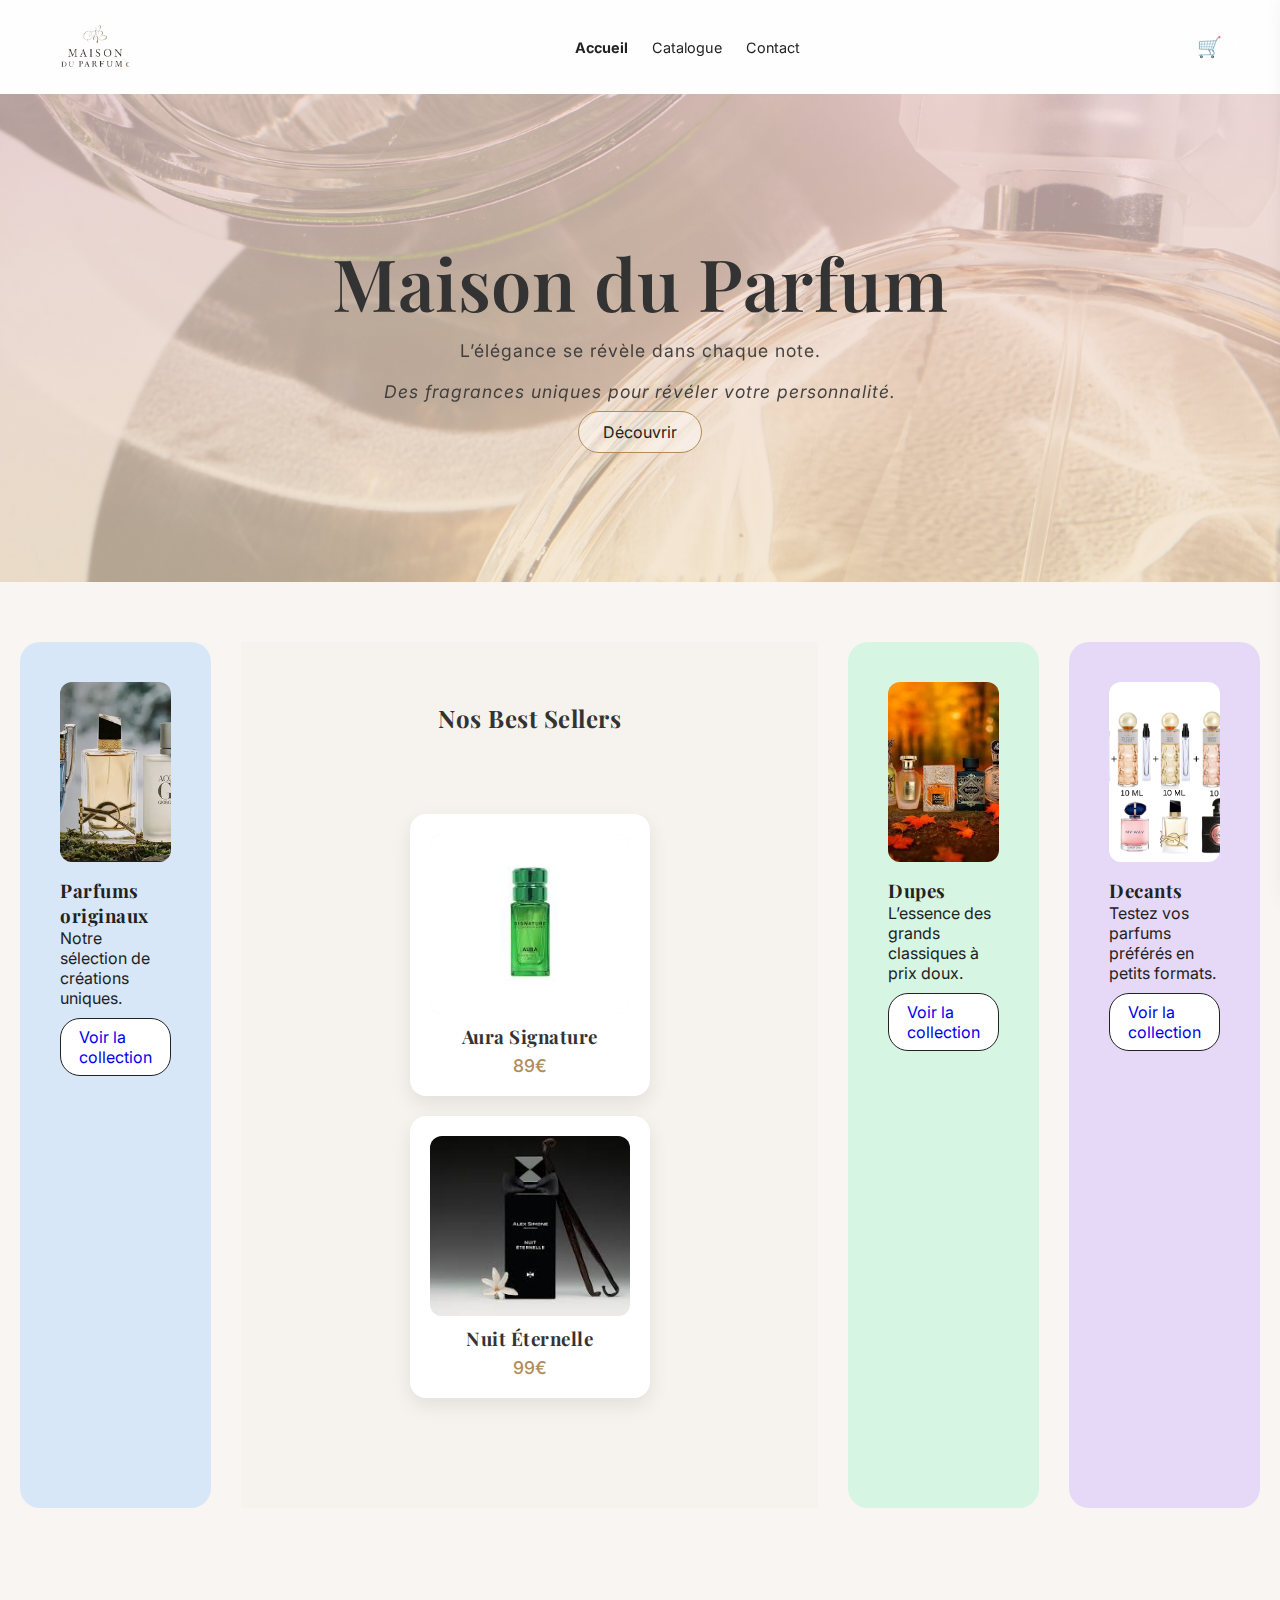
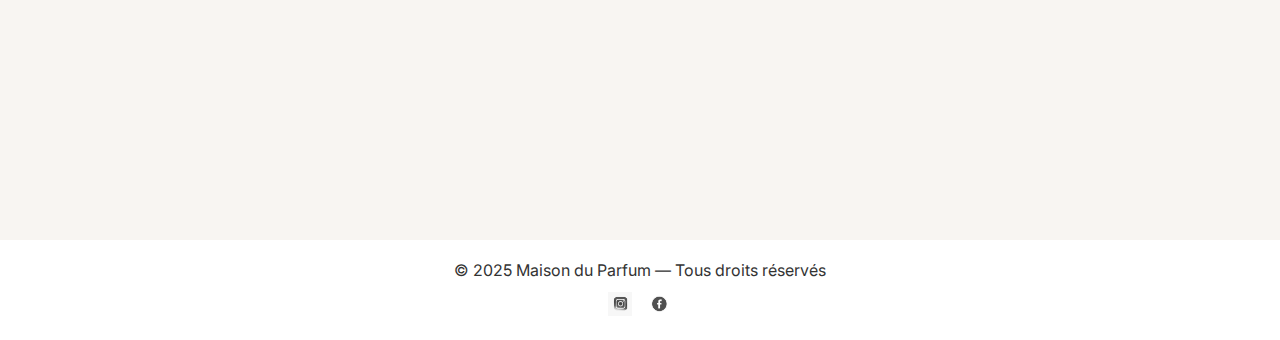
<file: Pages/index.html>
<!DOCTYPE html>
<html lang="fr">
<head>
    <meta charset="UTF-8">
    <meta name="viewport" content="width=device-width, initial-scale=1.0">
    <title>Maison du Parfum - Accueil</title>
    <link rel="stylesheet" href="style.css">
    <script defer src="script.js"></script>
    <link href="https://fonts.googleapis.com/css2?family=Playfair+Display:wght@400;600&family=Inter:wght@300;400;500&display=swap" rel="stylesheet">
</head>
<body>

<header class="main-header">
    <div class="logo">
        <img src="images/site/logo.png" alt="Maison du Parfum">
    </div>

    <nav>
        <a href="index.html" class="active">Accueil</a>
        <a href="catalogue.html">Catalogue</a>
        <a href="contact.html">Contact</a>
    </nav>

    <!-- panier icon -->
    <div class="cart" onclick="toggleCart()">
        🛒 <span id="cart-count">0</span>
    </div>
</header>


<section class="hero fadein">
    <h1>Maison du Parfum</h1>
    <p>L’élégance se révèle dans chaque note.</p>
    <p class="sub-hero">Des fragrances uniques pour révéler votre personnalité.</p>
    <a class="cta" href="catalogue.html">Découvrir</a>
</section>

<section id="categories" class="fadein">
    <article class="cat original">
        <img src="images/site/cat-originaux.jpg" alt="Parfums originaux" class="cat-img">
        <h3>Parfums originaux</h3>
        <p>Notre sélection de créations uniques.</p>
        <a href="catalogue.html#originaux" class="btn">Voir la collection</a>
    </article>
    <section id="best-sellers" class="fadein">
    <h2>Nos Best Sellers</h2>
    <div class="grid">
        <div class="product">
            <div class="img">
                <img src="images/produits/aura-signature.jpg" alt="Aura Signature">
            </div>
            <h3>Aura Signature</h3>
            <p class="price">89€</p>
        </div>
        <div class="product">
            <div class="img">
                <img src="images/produits/nuit-eternelle.jpg" alt="Nuit Éternelle">
            </div>
            <h3>Nuit Éternelle</h3>
            <p class="price">99€</p>
        </div>
    </div>
</section>


    <article class="cat dupes">
        <img src="images/site/cat-dupes.jpg" alt="Dupes" class="cat-img">
        <h3>Dupes</h3>
        <p>L’essence des grands classiques à prix doux.</p>
        <a href="catalogue.html#dupes" class="btn">Voir la collection</a>
    </article>

    <article class="cat decants">
        <img src="images/site/cat-decants.jpg" alt="Decants" class="cat-img">
        <h3>Decants</h3>
        <p>Testez vos parfums préférés en petits formats.</p>
        <a href="catalogue.html#decants" class="btn">Voir la collection</a>
    </article>
</section>

<section id="about" class="fadein">
    <div class="text">
    <h2>À propos</h2>
<p>
    Maison du Parfum sélectionne pour vous des fragrances uniques, 
    raffinées et intemporelles. Découvrez l’art du parfum à travers nos collections exclusives.
</p>
<p>
    Chaque note est choisie avec soin pour créer des expériences olfactives inoubliables.
</p>

    </div>
    <div class="img"></div>
</section>

<footer>
    <p>© 2025 Maison du Parfum — Tous droits réservés</p>
    <div class="social">
    <a href="#"><img src="images/site/insta.png" alt="Instagram"></a>
    <a href="#"><img src="images/site/facebook.png" alt="Facebook"></a>
</div>

</footer>
<div id="cart-modal" class="cart-modal">
    <h3>Mon panier</h3>

    <ul id="cart-items"></ul>

    <p>
        <strong>Total :</strong>
        <span id="cart-total">0</span> €
    </p>

    <button onclick="clearCart()">Vider le panier</button>
    <button onclick="toggleCart()">Fermer</button>
</div>

</body>
</html>
</file>
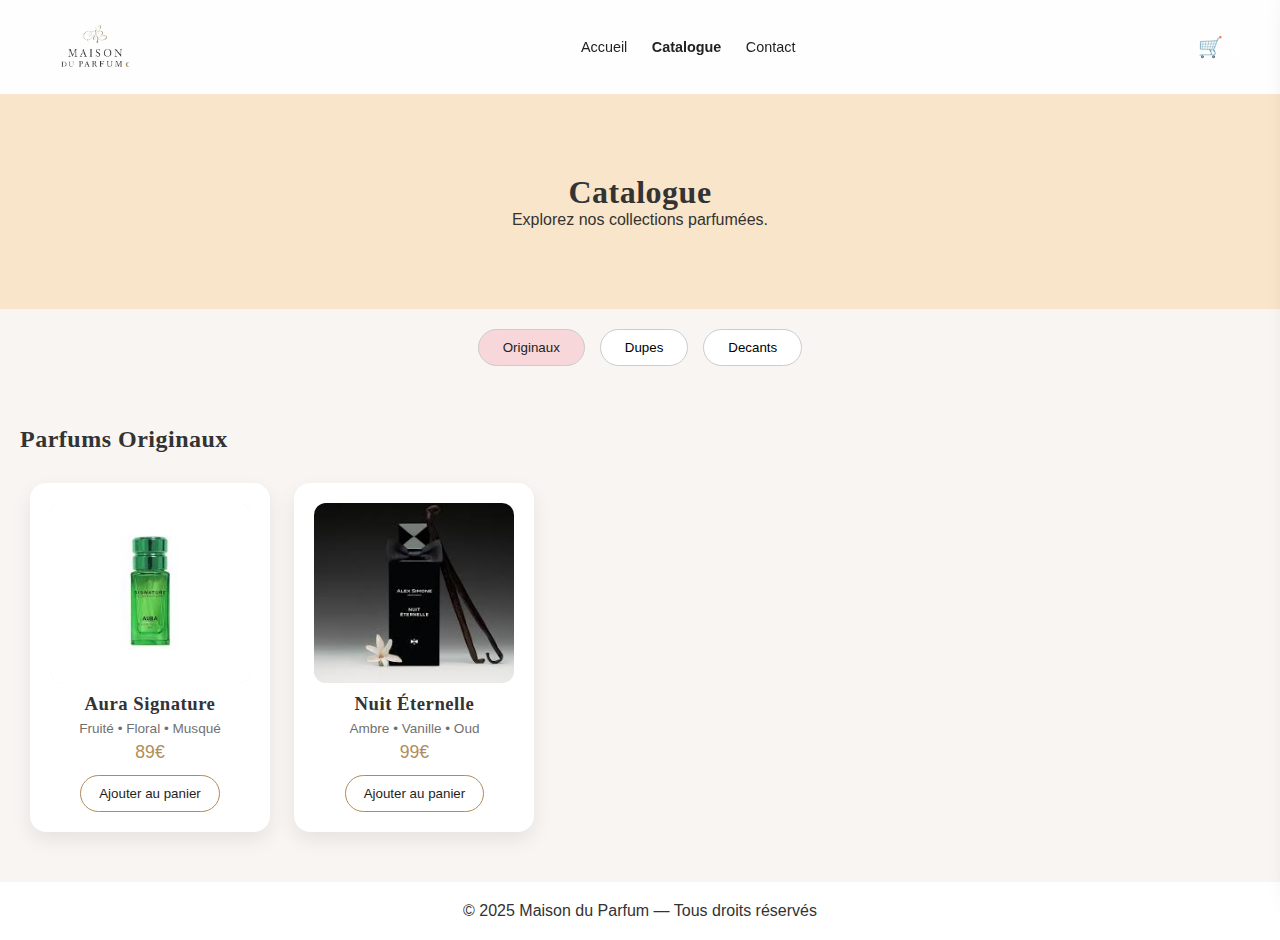
<file: catalogue.html>
<!DOCTYPE html>
<html lang="fr">
<head>
    <meta charset="UTF-8">
    <meta name="viewport" content="width=device-width, initial-scale=1.0">
    <title>Maison du Parfum - Catalogue</title>
    <link rel="stylesheet" href="style.css">
    <script defer src="script.js"></script>
</head>
<body>

<header class="main-header">
    <div class="logo">
        <img src="images/site/logo.png" alt="Maison du Parfum">
    </div>

    <nav>
        <a href="index.html">Accueil</a>
        <a href="catalogue.html" class="active">Catalogue</a>
        <a href="contact.html">Contact</a>
    </nav>

    <div class="cart" onclick="toggleCart()">
        🛒 <span id="cart-count">0</span>
    </div>
</header>

<section id="page-title" class="fadein">
    <h1>Catalogue</h1>
    <p>Explorez nos collections parfumées.</p>
</section>

<nav class="sub-nav fadein">
    <button data-target="originaux" class="active">Originaux</button>
    <button data-target="dupes">Dupes</button>
    <button data-target="decants">Decants</button>
</nav>

<!-- ORIGINAUX -->
<section id="originaux" class="grid fadein">
    <h2>Parfums Originaux</h2>

    <div class="product">
        <div class="img">
            <img src="images/produits/aura-signature.jpg" alt="Aura Signature">
        </div>
        <h3>Aura Signature</h3>
        <span class="notes">Fruité • Floral • Musqué</span>
        <p class="price">89€</p>
        <button onclick="addToCart('Aura Signature', 89)">Ajouter au panier</button>
    </div>

    <div class="product">
        <div class="img">
            <img src="images/produits/nuit-eternelle.jpg" alt="Nuit Éternelle">
        </div>
        <h3>Nuit Éternelle</h3>
        <span class="notes">Ambre • Vanille • Oud</span>
        <p class="price">99€</p>
        <button onclick="addToCart('Nuit Éternelle', 99)">Ajouter au panier</button>
    </div>
</section>

<!-- DUPES -->
<section id="dupes" class="grid fadein hidden">
    <h2>Dupes</h2>

    <div class="product">
        <div class="img">
            <img src="images/produits/velours-54.jpg" alt="Velours 54">
        </div>
        <h3>Velours 54</h3>
        <span class="notes">Inspiré de La Vie Est Belle</span>
        <p class="price">29€</p>
        <button onclick="addToCart('Velours 54', 29)">Ajouter au panier</button>
    </div>

    <div class="product">
        <div class="img">
            <img src="images/produits/eclat-blanc.jpg" alt="Éclat Blanc">
        </div>
        <h3>Eclat Blanc</h3>
        <span class="notes">Inspiré de J’adore</span>
        <p class="price">34€</p>
        <button onclick="addToCart('Eclat Blanc', 34)">Ajouter au panier</button>
    </div>
</section>

<!-- DECANTS -->
<section id="decants" class="grid fadein hidden">
    <h2>Decants</h2>

    <div class="product">
        <div class="img">
            <img src="images/produits/explorer-5ml.jpg" alt="Explorer 5ml">
        </div>
        <h3>Explorer - 5ml</h3>
        <span class="notes">Boisé • Épicé</span>
        <p class="price">9€</p>
        <button onclick="addToCart('Explorer - 5ml', 9)">Ajouter au panier</button>
    </div>

    <div class="product">
        <div class="img">
            <img src="images/produits/velvet-rose-10ml.jpg" alt="Velvet Rose 10ml">
        </div>
        <h3>Velvet Rose - 10ml</h3>
        <span class="notes">Floral • Sucré</span>
        <p class="price">12€</p>
        <button onclick="addToCart('Velvet Rose - 10ml', 12)">Ajouter au panier</button>
    </div>
</section>

<footer>
    <p>© 2025 Maison du Parfum — Tous droits réservés</p>
</footer>

<!-- PANIER -->
<div id="cart-modal" class="cart-modal">
    <h3>Mon panier</h3>
    <ul id="cart-items"></ul>
    <p><strong>Total :</strong> <span id="cart-total">0</span> €</p>
    <button onclick="checkout()">Commander</button>
    <button onclick="toggleCart()">Fermer</button>
</div>

<div id="cart-overlay" class="cart-overlay" onclick="closeCart()"></div>

</body>
</html>
</file>
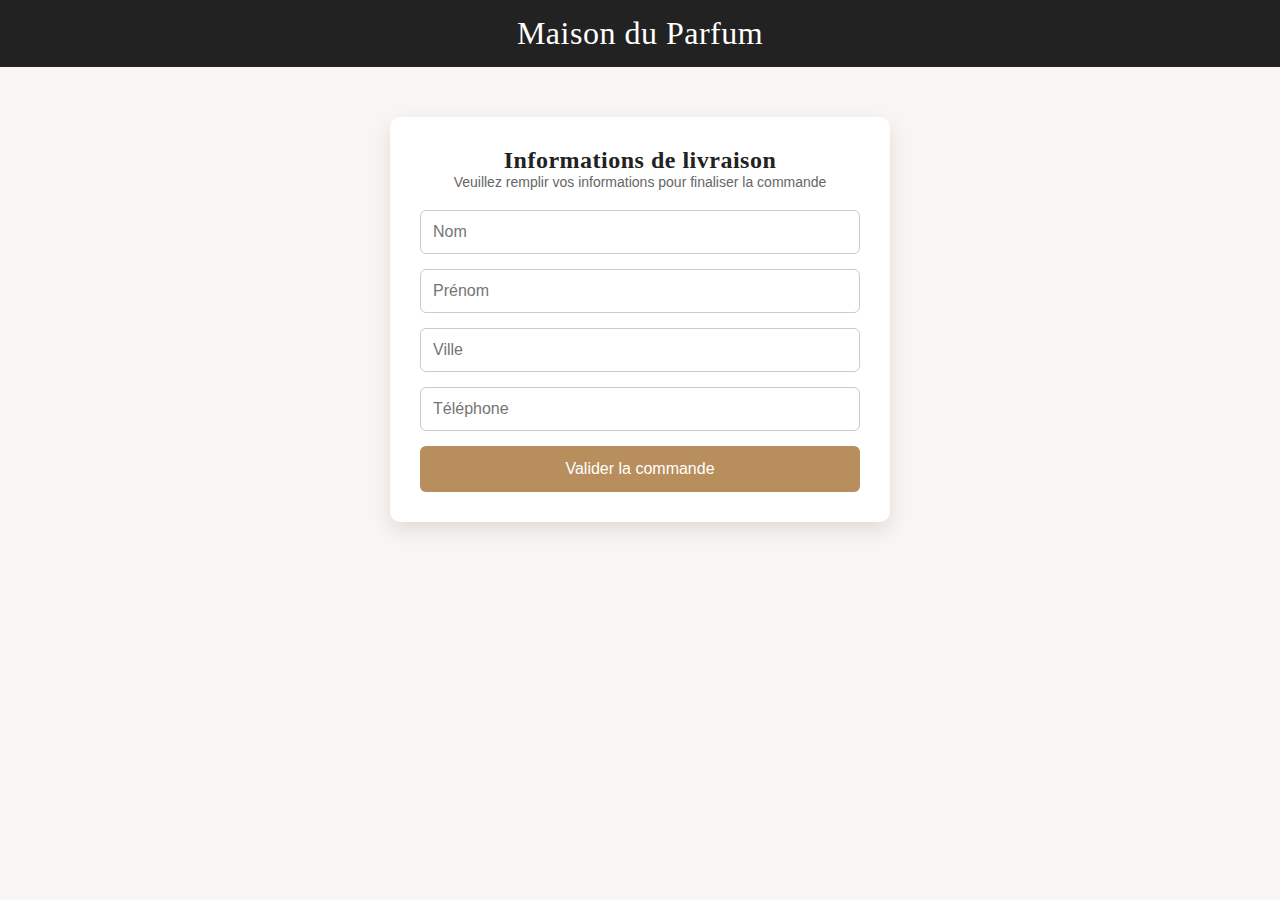
<file: checkout.html>
<!DOCTYPE html>
<html lang="fr">
<head>
    <meta charset="UTF-8">
    <meta name="viewport" content="width=device-width, initial-scale=1.0">
    <title>Finaliser la commande - Maison du Parfum</title>
    <link rel="stylesheet" href="style.css">
</head>
<body>

<header>
    <h1>Maison du Parfum</h1>
</header>

<main class="checkout-main">
    <h2>Informations de livraison</h2>
    <p class="note">Veuillez remplir vos informations pour finaliser la commande</p>

    <form id="checkout-form">
        <input type="text" id="nom" placeholder="Nom" required>
        <input type="text" id="prenom" placeholder="Prénom" required>
        <input type="text" id="ville" placeholder="Ville" required>
        <input type="tel" id="tel" placeholder="Téléphone" required>
        <button type="submit">Valider la commande</button>
    </form>
</main>

<script>
document.getElementById("checkout-form").addEventListener("submit", function(e) {
    e.preventDefault(); // Empêche le rechargement de page

    // Récupération des infos du formulaire
    const client = {
        nom: document.getElementById("nom").value,
        prenom: document.getElementById("prenom").value,
        ville: document.getElementById("ville").value,
        tel: document.getElementById("tel").value
    };

    // Stockage dans localStorage
    localStorage.setItem("client", JSON.stringify(client));
    localStorage.setItem("orderConfirmed", "true");

    // Redirection vers la page merci
    window.location.href = "thankyou.html";
});
</script>

</body>
</html>
</file>
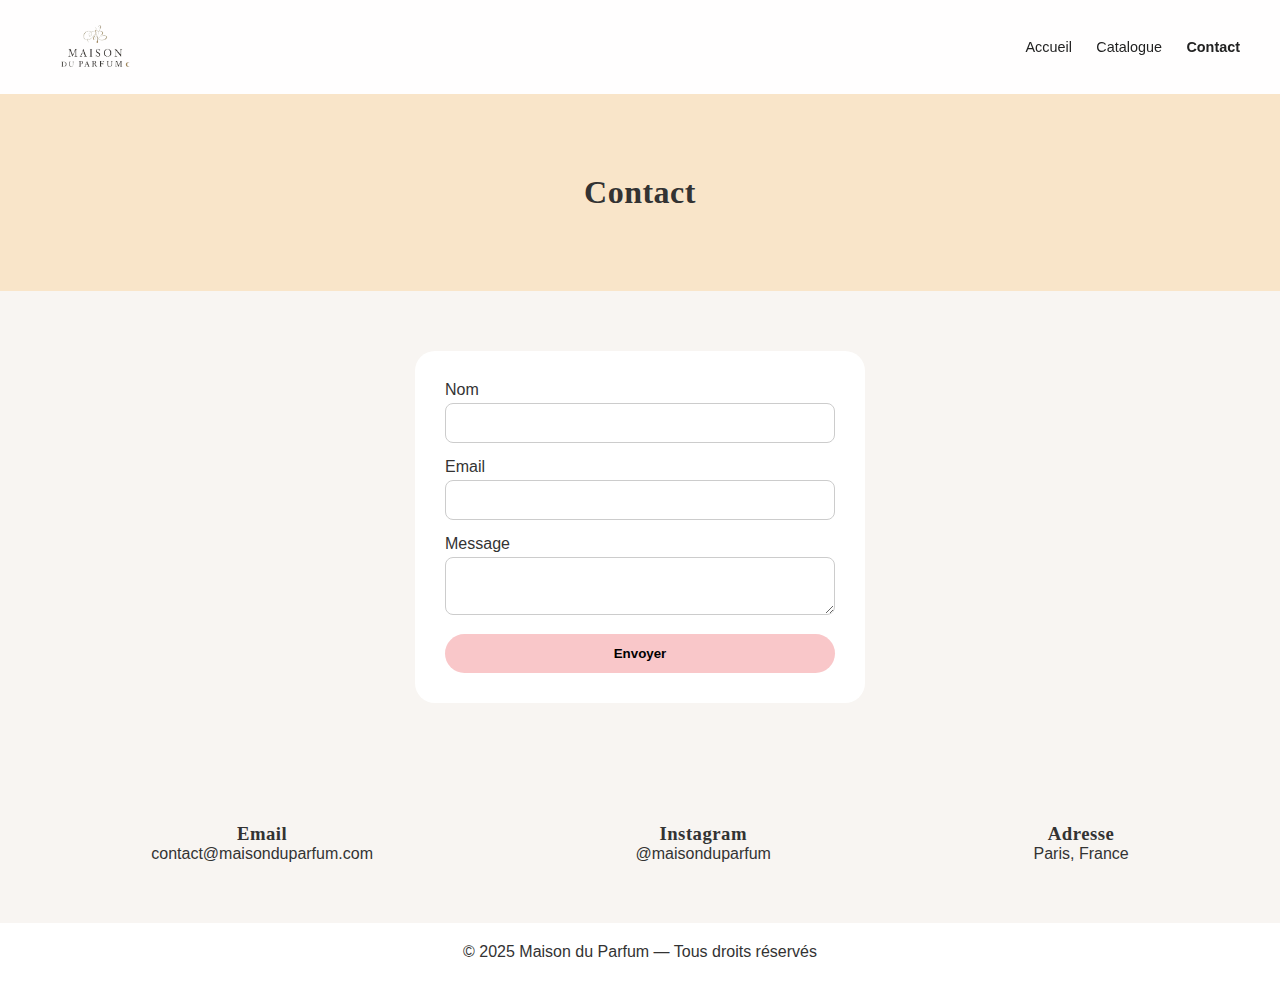
<file: contact.html>
<!DOCTYPE html>
<html lang="fr">
<head>
    <meta charset="UTF-8">
    <meta name="viewport" content="width=device-width, initial-scale=1.0">
    <title>Maison du Parfum - Contact</title>
    <link rel="stylesheet" href="style.css">
    <script defer src="script.js"></script>
</head>
<body>

<header class="main-header">
    <div class="logo">
    <img src="images/site/logo.png" alt="Maison du Parfum">
</div>
    <nav>
        <a href="index.html">Accueil</a>
        <a href="catalogue.html">Catalogue</a>
        <a href="contact.html" class="active">Contact</a>
    </nav>
</header>

<section id="page-title" class="fadein">
    <h1>Contact</h1>
</section>

<section class="contact-form-container fadein">
    <form class="contact-form">
        <label>Nom
            <input required type="text">
        </label>

        <label>Email
            <input required type="email">
        </label>

        <label>Message
            <textarea required></textarea>
        </label>

        <button type="submit">Envoyer</button>
    </form>
</section>

<section class="contact-info fadein">
    <div class="info">
        <h3>Email</h3>
        <p>contact@maisonduparfum.com</p>
    </div>

    <div class="info">
        <h3>Instagram</h3>
        <p>@maisonduparfum</p>
    </div>

    <div class="info">
        <h3>Adresse</h3>
        <p>Paris, France</p>
    </div>
</section>

<footer>
    <p>© 2025 Maison du Parfum — Tous droits réservés</p>
</footer>

</body>
</html>
</file>
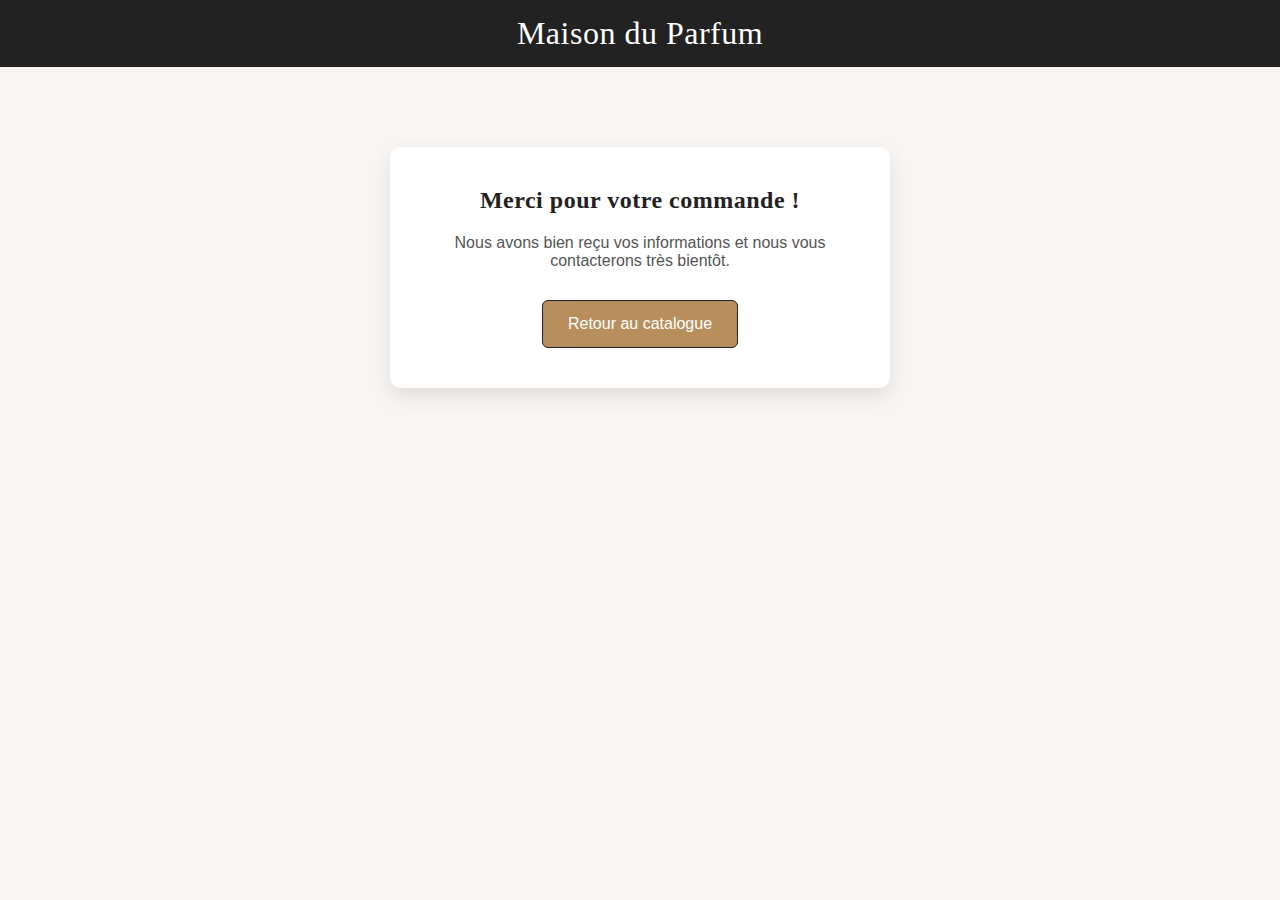
<file: thankyou.html>
<!DOCTYPE html>
<html lang="fr">
<head>
    <meta charset="UTF-8">
    <meta name="viewport" content="width=device-width, initial-scale=1.0">
    <title>Merci pour votre commande - Maison du Parfum</title>
    <link rel="stylesheet" href="style.css">
</head>
<body>

<header>
    <h1>Maison du Parfum</h1>
</header>

<main class="thankyou-main">
    <h2>Merci pour votre commande !</h2>
    <p>Nous avons bien reçu vos informations et nous vous contacterons très bientôt.</p>
    <a href="catalogue.html" class="btn">Retour au catalogue</a>
</main>

</body>
</html>
</file>
<file: Pages/style.css>
:root {
    --gold: #B08C5A;
    --light: #FAFAFA;
    --dark: #1E1E1E;
    --soft: #F6F2ED;
}
/* ——— RESET ——— */
* {
    margin: 0;
    padding: 0;
    box-sizing: border-box;
    font-family: 'Inter', sans-serif;
}

h1, h2, h3 {
    font-family: 'Playfair Display', serif;
    letter-spacing: 0.5px;
}


/* ——— GLOBAL ——— */
.fadein {
    opacity: 0;
    transform: translateY(30px);
    transition: 1s ease;
}

.fadein.visible {
    opacity: 1;
    transform: translateY(0);
}

.hidden { display: none; }


/* ——— HEADER ——— */
.main-header {
    display: flex;
    justify-content: space-between;
    padding: 20px 40px;
    background: rgba(255,255,255,0.9);
    position: sticky;
    top: 0; z-index: 100;
    backdrop-filter: blur(6px);
}

nav a {
    margin-left: 20px;
    text-decoration: none;
    color: #222;
    position: relative;
}

nav a.active::after,
nav a:hover::after {
    background: var(--gold);
}


/* ——— HERO ——— */
.hero {
    text-align: center;
    padding: 140px 20px;
    background:
      linear-gradient(rgba(248,215,218,0.7), rgba(249,229,201,0.7)),
      url("images/site/hero.jpg") center/cover;
}
.hero h1 { font-size: 4rem; }
.hero p { margin: 10px 0 20px; }

.cta {
    padding: 10px 24px;
    border-radius: 30px;
    border: 1px solid var(--gold);
    text-decoration: none;
    color: #222;
    background: rgba(255,255,255,.4);
    transition: .3s;
}
.cta:hover {
    transform: scale(1.05);
    background: rgba(255,255,255,.8);
}

/* ——— CATEGORIES ——— */
#categories {
    display: flex;
    padding: 60px 20px;
    gap: 30px;
}

.cat {
    flex: 1;
    padding: 40px;
    border-radius: 20px;
    color: #222;
    background: #fff;
    transition: .3s;
}
.cat:hover {
    transform: translateY(-6px);
    box-shadow: 0 10px 25px rgba(0,0,0,0.1);
}

.original { background: #D8E7F8; }
.dupes     { background: #D6F5E3; }
.decants   { background: #E6D9F8; }

.btn {
    display: inline-block;
    margin-top: 10px;
    padding: 8px 18px;
    background: #fff;
    border-radius: 20px;
    border: 1px solid #222;
    text-decoration: none;
    transition: .3s;
}
.btn:hover {
    background: #222;
    color: #fff;
}

/* ——— ABOUT ——— */
#about {
    display: flex;
    padding: 80px 40px;
}
#about .text { flex: 1; padding-right: 20px; }
#about .img {
    flex: 1;
    background: linear-gradient(rgba(0,0,0,0.1), rgba(0,0,0,0.1)),
                url("images/site/about.jpg") center/cover;
    border-radius: 20px;
}


/* ——— PAGE TITLES ——— */
#page-title {
    padding: 80px 20px;
    text-align: center;
    background: #F9E5C9;
}

/* ——— SUB NAV ——— */
.sub-nav {
    display: flex;
    justify-content: center;
    gap: 15px;
    padding: 20px;
}

.sub-nav button {
    padding: 10px 24px;
    border-radius: 30px;
    border: none;
    cursor: pointer;
    background: white;
    border: 1px solid #ccc;
    transition: .3s;
}

.sub-nav button.active {
    background: #F8D7DA;
    color: #222;
}

/* ——— GRID ——— */
.grid {
    padding: 40px 20px;
}
.grid h2 {
    margin-bottom: 20px;
}

.grid .product {
    display: inline-block;
    width: 240px;
    padding: 20px;
    margin: 14px;
    background: white;
    border-radius: 18px;
    text-align: center;
    transition: transform .4s ease, box-shadow .4s ease;
    box-shadow: 0 8px 20px rgba(0,0,0,0.08);
}

.grid .product:hover {
    transform: translateY(-8px);
    box-shadow: 0 18px 40px rgba(0,0,0,0.15);
}


.grid .product .img {
    height: 180px;
    background: #eee;
    border-radius: 12px;
    margin-bottom: 10px;
}

/* ——— CONTACT ——— */
.contact-form-container {
    display: flex;
    justify-content: center;
    padding: 60px 20px;
}

.contact-form {
    width: 100%;
    max-width: 450px;
    background: white;
    padding: 30px;
    border-radius: 20px;
}

.contact-form label {
    display: block;
    margin-bottom: 15px;
}
.contact-form input,
.contact-form textarea {
    width: 100%;
    padding: 10px;
    border-radius: 8px;
    border: 1px solid #ccc;
    margin-top: 4px;
    font-size: 1rem;
    transition: .3s;
}

.contact-form input:focus,
.contact-form textarea:focus {
    border-color: #F8D7DA;
    box-shadow: 0 0 6px #F8D7DA;
}

.contact-form button {
    width: 100%;
    padding: 12px;
    border-radius: 30px;
    border: none;
    background: #F9C7C9;
    cursor: pointer;
    font-weight: bold;
    transition: .3s;
}
.contact-form button:hover {
    background: #F19BA0;
}

/* ——— CONTACT INFO ——— */
.contact-info {
    display: flex;
    justify-content: space-around;
    padding: 60px 20px;
}
.contact-info .info {
    text-align: center;
}

/* ——— FOOTER ——— */
footer {
    text-align: center;
    padding: 20px;
    background: #fff;
}

.hero h1 {
    font-size: 4.5rem;
    font-weight: 600;
}

.hero p {
    font-size: 1.1rem;
    opacity: 0.9;
    letter-spacing: 1px;
}

.price {
    font-size: 1.1rem;
    font-weight: 500;
    color: var(--gold);
    margin-top: 6px;
}

.notes {
    font-size: 0.85rem;
    opacity: 0.7;
    display: block;
    margin: 6px 0;
}

.sub-hero {
    font-size: 1rem;
    opacity: 0.85;
    margin-top: 12px;
    font-style: italic;
}
.cat-img {
    width: 100%;
    height: 180px;
    object-fit: cover;
    border-radius: 12px;
    margin-bottom: 12px;
}

#best-sellers {
    padding: 60px 20px;
    background: var(--soft);
    text-align: center;
}
#best-sellers h2 {
    margin-bottom: 30px;
}
footer .social {
    margin-top: 12px;
}
footer .social a img {
    width: 24px;
    margin: 0 6px;
    filter: grayscale(100%);
    transition: filter 0.3s;
}
footer .social a img:hover {
    filter: none;
}

.logo img {
    height: 50px;   /* ajuste la taille */
    width: auto;
}

.cart {
    cursor: pointer;
    font-size: 20px;
    position: relative;
}

.cart-modal {
    position: fixed;
    top: 0;
    right: -400px;
    width: 350px;
    height: 100%;
    background: #fff;
    box-shadow: -4px 0 20px rgba(0,0,0,0.15);
    padding: 20px;
    transition: right 0.35s ease;
    z-index: 1000;
}

.cart-modal ul {
    list-style: none;
    padding: 0;
}

.cart-modal li {
    display: flex;
    align-items: center;
    justify-content: space-between;
    margin-bottom: 8px;
}

.cart-item img {
    width: 40px;
    height: auto;
    margin-right: 8px;
}

/* ===============================
   PANIER SLIDE – VERSION PRO
================================ */

.cart-modal {
    position: fixed;
    top: 0;
    right: -380px;
    width: 360px;
    height: 100%;
    background: var(--light);
    box-shadow: -6px 0 25px rgba(0,0,0,0.18);
    padding: 24px;
    transition: right 0.4s ease;
    z-index: 1000;
    display: flex;
    flex-direction: column;
}

.cart-modal.show {
    right: 0;
}

.cart-modal h3 {
    font-family: 'Playfair Display', serif;
    margin-bottom: 20px;
}

/* LISTE PRODUITS */
#cart-items {
    flex: 1;
    overflow-y: auto;
}

#cart-items li {
    display: flex;
    justify-content: space-between;
    align-items: center;
    padding: 10px 0;
    border-bottom: 1px solid #eee;
    font-size: 0.9rem;
}

/* TOTAL */
#cart-total {
    color: var(--gold);
    font-weight: bold;
}

/* BOUTON SUPPRIMER */
.remove-btn {
    background: none;
    border: none;
    color: #999;
    font-size: 16px;
    cursor: pointer;
    transition: 0.2s;
}

.remove-btn:hover {
    color: crimson;
    transform: scale(1.2);
}

/* ===============================
   BOUTONS PRODUITS
================================ */

.product button {
    margin-top: 12px;
    padding: 10px 18px;
    border-radius: 30px;
    border: 1px solid var(--gold);
    background: transparent;
    color: var(--dark);
    font-weight: 500;
    cursor: pointer;
    transition: all 0.3s ease;
}

.product button:hover {
    background: var(--gold);
    color: white;
    transform: translateY(-2px);
}

/* ===============================
   BOUTONS PANIER
================================ */

.cart-modal button {
    width: 100%;
    margin-top: 10px;
    padding: 12px;
    border-radius: 30px;
    border: none;
    font-weight: 500;
    cursor: pointer;
    transition: 0.3s;
}

.cart-modal button:first-of-type {
    background: #25D366;
    color: white;
}

.cart-modal button:first-of-type:hover {
    background: #1ebe5d;
}

.cart-modal button:last-of-type {
    background: #eee;
}

.cart-modal button:last-of-type:hover {
    background: #ddd;
}

/* --- HEADER --- */
.main-header {
    display: flex;
    justify-content: space-between;
    align-items: center; 
    padding: 20px 40px;
    background: rgba(255,255,255,0.9);
    position: sticky;
    top: 0; z-index: 100;
    backdrop-filter: blur(6px);
}

.main-header .logo img {
    height: 50px; 
    width: auto;
}

nav a {
    margin-left: 20px;
    text-decoration: none;
    color: #222;
    font-size: 0.9rem; 
}

nav a.active {
    font-weight: bold;
}

.cart {
    font-size: 20px;
    cursor: pointer;
}
.grid .product {
    display: inline-block;
    width: 240px;
    padding: 20px;
    margin: 10px;
    background: white;
    border-radius: 16px;
    text-align: center;
    transition: .3s;
}

.grid .product .img img {
    width: 100%;
    height: 180px;
    object-fit: cover; 
    border-radius: 12px;
    margin-bottom: 10px;
}

.btn-commander {
    display: block;
    text-align: center;
    background: black;
    color: white;
    padding: 12px;
    margin-top: 15px;
    text-decoration: none;
    font-weight: bold;
    border-radius: 6px;
}

.btn-commander:hover {
    opacity: 0.85;
}

.cart-modal {
    position: fixed;
    z-index: 9999;
}
/* ================= GLOBAL ================= */
body {
    font-family: Arial, sans-serif;
    background: #f8f5f2;
    color: #333;
    margin: 0;
    padding: 0;
}

header {
    background: #222;
    color: #fff;
    padding: 15px 20px;
    text-align: center;
}

header h1 {
    margin: 0;
    font-weight: normal;
}

/* ================= CHECKOUT ================= */
.checkout-main {
    max-width: 500px;
    margin: 50px auto;
    background: #fff;
    padding: 30px;
    border-radius: 10px;
    box-shadow: 0 8px 20px rgba(0,0,0,0.1);
}

.checkout-main h2 {
    text-align: center;
    color: #222;
}

.checkout-main .note {
    font-size: 14px;
    color: #666;
    text-align: center;
    margin-bottom: 20px;
}

.checkout-main form {
    display: flex;
    flex-direction: column;
    gap: 15px;
}

.checkout-main input {
    padding: 12px;
    border-radius: 6px;
    border: 1px solid #ccc;
    font-size: 16px;
}

.checkout-main button {
    padding: 14px;
    background: #b88f5c;
    color: #fff;
    border: none;
    border-radius: 6px;
    font-size: 16px;
    cursor: pointer;
    transition: 0.3s;
}

.checkout-main button:hover {
    background: #a37b46;
}

/* ================= THANK YOU ================= */
.thankyou-main {
    max-width: 500px;
    margin: 80px auto;
    background: #fff;
    padding: 40px;
    border-radius: 10px;
    box-shadow: 0 8px 20px rgba(0,0,0,0.1);
    text-align: center;
}

.thankyou-main h2 {
    color: #222;
}

.thankyou-main p {
    font-size: 16px;
    color: #555;
    margin: 20px 0;
}

.thankyou-main .btn {
    display: inline-block;
    padding: 14px 25px;
    background: #b88f5c;
    color: #fff;
    text-decoration: none;
    border-radius: 6px;
    transition: 0.3s;
}

.thankyou-main .btn:hover {
    background: #a37b46;
}
</file>
<file: style.css>
:root {
    --gold: #B08C5A;
    --light: #FAFAFA;
    --dark: #1E1E1E;
    --soft: #F6F2ED;
}
/* ——— RESET ——— */
* {
    margin: 0;
    padding: 0;
    box-sizing: border-box;
    font-family: 'Inter', sans-serif;
}

h1, h2, h3 {
    font-family: 'Playfair Display', serif;
    letter-spacing: 0.5px;
}


/* ——— GLOBAL ——— */
.fadein {
    opacity: 0;
    transform: translateY(30px);
    transition: 1s ease;
}

.fadein.visible {
    opacity: 1;
    transform: translateY(0);
}

.hidden { display: none; }


/* ——— HEADER ——— */
.main-header {
    display: flex;
    justify-content: space-between;
    padding: 20px 40px;
    background: rgba(255,255,255,0.9);
    position: sticky;
    top: 0; z-index: 100;
    backdrop-filter: blur(6px);
}

nav a {
    margin-left: 20px;
    text-decoration: none;
    color: #222;
    position: relative;
}

nav a.active::after,
nav a:hover::after {
    background: var(--gold);
}


/* ——— HERO ——— */
.hero {
    text-align: center;
    padding: 140px 20px;
    background:
      linear-gradient(rgba(248,215,218,0.7), rgba(249,229,201,0.7)),
      url("images/site/hero.jpg") center/cover;
}
.hero h1 { font-size: 4rem; }
.hero p { margin: 10px 0 20px; }

.cta {
    padding: 10px 24px;
    border-radius: 30px;
    border: 1px solid var(--gold);
    text-decoration: none;
    color: #222;
    background: rgba(255,255,255,.4);
    transition: .3s;
}
.cta:hover {
    transform: scale(1.05);
    background: rgba(255,255,255,.8);
}

/* ——— CATEGORIES ——— */
#categories {
    display: flex;
    padding: 60px 20px;
    gap: 30px;
}

.cat {
    flex: 1;
    padding: 40px;
    border-radius: 20px;
    color: #222;
    background: #fff;
    transition: .3s;
}
.cat:hover {
    transform: translateY(-6px);
    box-shadow: 0 10px 25px rgba(0,0,0,0.1);
}

.original { background: #D8E7F8; }
.dupes     { background: #D6F5E3; }
.decants   { background: #E6D9F8; }

.btn {
    display: inline-block;
    margin-top: 10px;
    padding: 8px 18px;
    background: #fff;
    border-radius: 20px;
    border: 1px solid #222;
    text-decoration: none;
    transition: .3s;
}
.btn:hover {
    background: #222;
    color: #fff;
}

/* ——— ABOUT ——— */
#about {
    display: flex;
    padding: 80px 40px;
}
#about .text { flex: 1; padding-right: 20px; }
#about .img {
    flex: 1;
    background: linear-gradient(rgba(0,0,0,0.1), rgba(0,0,0,0.1)),
                url("images/site/about.jpg") center/cover;
    border-radius: 20px;
}


/* ——— PAGE TITLES ——— */
#page-title {
    padding: 80px 20px;
    text-align: center;
    background: #F9E5C9;
}

/* ——— SUB NAV ——— */
.sub-nav {
    display: flex;
    justify-content: center;
    gap: 15px;
    padding: 20px;
}

.sub-nav button {
    padding: 10px 24px;
    border-radius: 30px;
    border: none;
    cursor: pointer;
    background: white;
    border: 1px solid #ccc;
    transition: .3s;
}

.sub-nav button.active {
    background: #F8D7DA;
    color: #222;
}

/* ——— GRID ——— */
.grid {
    padding: 40px 20px;
}
.grid h2 {
    margin-bottom: 20px;
}

.grid .product {
    display: inline-block;
    width: 240px;
    padding: 20px;
    margin: 14px;
    background: white;
    border-radius: 18px;
    text-align: center;
    transition: transform .4s ease, box-shadow .4s ease;
    box-shadow: 0 8px 20px rgba(0,0,0,0.08);
}

.grid .product:hover {
    transform: translateY(-8px);
    box-shadow: 0 18px 40px rgba(0,0,0,0.15);
}


.grid .product .img {
    height: 180px;
    background: #eee;
    border-radius: 12px;
    margin-bottom: 10px;
}

/* ——— CONTACT ——— */
.contact-form-container {
    display: flex;
    justify-content: center;
    padding: 60px 20px;
}

.contact-form {
    width: 100%;
    max-width: 450px;
    background: white;
    padding: 30px;
    border-radius: 20px;
}

.contact-form label {
    display: block;
    margin-bottom: 15px;
}
.contact-form input,
.contact-form textarea {
    width: 100%;
    padding: 10px;
    border-radius: 8px;
    border: 1px solid #ccc;
    margin-top: 4px;
    font-size: 1rem;
    transition: .3s;
}

.contact-form input:focus,
.contact-form textarea:focus {
    border-color: #F8D7DA;
    box-shadow: 0 0 6px #F8D7DA;
}

.contact-form button {
    width: 100%;
    padding: 12px;
    border-radius: 30px;
    border: none;
    background: #F9C7C9;
    cursor: pointer;
    font-weight: bold;
    transition: .3s;
}
.contact-form button:hover {
    background: #F19BA0;
}

/* ——— CONTACT INFO ——— */
.contact-info {
    display: flex;
    justify-content: space-around;
    padding: 60px 20px;
}
.contact-info .info {
    text-align: center;
}

/* ——— FOOTER ——— */
footer {
    text-align: center;
    padding: 20px;
    background: #fff;
}

.hero h1 {
    font-size: 4.5rem;
    font-weight: 600;
}

.hero p {
    font-size: 1.1rem;
    opacity: 0.9;
    letter-spacing: 1px;
}

.price {
    font-size: 1.1rem;
    font-weight: 500;
    color: var(--gold);
    margin-top: 6px;
}

.notes {
    font-size: 0.85rem;
    opacity: 0.7;
    display: block;
    margin: 6px 0;
}

.sub-hero {
    font-size: 1rem;
    opacity: 0.85;
    margin-top: 12px;
    font-style: italic;
}
.cat-img {
    width: 100%;
    height: 180px;
    object-fit: cover;
    border-radius: 12px;
    margin-bottom: 12px;
}

#best-sellers {
    padding: 60px 20px;
    background: var(--soft);
    text-align: center;
}
#best-sellers h2 {
    margin-bottom: 30px;
}
footer .social {
    margin-top: 12px;
}
footer .social a img {
    width: 24px;
    margin: 0 6px;
    filter: grayscale(100%);
    transition: filter 0.3s;
}
footer .social a img:hover {
    filter: none;
}

.logo img {
    height: 50px;   /* ajuste la taille */
    width: auto;
}

.cart {
    cursor: pointer;
    font-size: 20px;
    position: relative;
}

.cart-modal {
    position: fixed;
    top: 0;
    right: -400px;
    width: 350px;
    height: 100%;
    background: #fff;
    box-shadow: -4px 0 20px rgba(0,0,0,0.15);
    padding: 20px;
    transition: right 0.35s ease;
    z-index: 1000;
}

.cart-modal ul {
    list-style: none;
    padding: 0;
}

.cart-modal li {
    display: flex;
    align-items: center;
    justify-content: space-between;
    margin-bottom: 8px;
}

.cart-item img {
    width: 40px;
    height: auto;
    margin-right: 8px;
}

/* ===============================
   PANIER SLIDE – VERSION PRO
================================ */

.cart-modal {
    position: fixed;
    top: 0;
    right: -380px;
    width: 360px;
    height: 100%;
    background: var(--light);
    box-shadow: -6px 0 25px rgba(0,0,0,0.18);
    padding: 24px;
    transition: right 0.4s ease;
    z-index: 1000;
    display: flex;
    flex-direction: column;
}

.cart-modal.show {
    right: 0;
}

.cart-modal h3 {
    font-family: 'Playfair Display', serif;
    margin-bottom: 20px;
}

/* LISTE PRODUITS */
#cart-items {
    flex: 1;
    overflow-y: auto;
}

#cart-items li {
    display: flex;
    justify-content: space-between;
    align-items: center;
    padding: 10px 0;
    border-bottom: 1px solid #eee;
    font-size: 0.9rem;
}

/* TOTAL */
#cart-total {
    color: var(--gold);
    font-weight: bold;
}

/* BOUTON SUPPRIMER */
.remove-btn {
    background: none;
    border: none;
    color: #999;
    font-size: 16px;
    cursor: pointer;
    transition: 0.2s;
}

.remove-btn:hover {
    color: crimson;
    transform: scale(1.2);
}

/* ===============================
   BOUTONS PRODUITS
================================ */

.product button {
    margin-top: 12px;
    padding: 10px 18px;
    border-radius: 30px;
    border: 1px solid var(--gold);
    background: transparent;
    color: var(--dark);
    font-weight: 500;
    cursor: pointer;
    transition: all 0.3s ease;
}

.product button:hover {
    background: var(--gold);
    color: white;
    transform: translateY(-2px);
}

/* ===============================
   BOUTONS PANIER
================================ */

.cart-modal button {
    width: 100%;
    margin-top: 10px;
    padding: 12px;
    border-radius: 30px;
    border: none;
    font-weight: 500;
    cursor: pointer;
    transition: 0.3s;
}

.cart-modal button:first-of-type {
    background: #25D366;
    color: white;
}

.cart-modal button:first-of-type:hover {
    background: #1ebe5d;
}

.cart-modal button:last-of-type {
    background: #eee;
}

.cart-modal button:last-of-type:hover {
    background: #ddd;
}

/* --- HEADER --- */
.main-header {
    display: flex;
    justify-content: space-between;
    align-items: center; 
    padding: 20px 40px;
    background: rgba(255,255,255,0.9);
    position: sticky;
    top: 0; z-index: 100;
    backdrop-filter: blur(6px);
}

.main-header .logo img {
    height: 50px; 
    width: auto;
}

nav a {
    margin-left: 20px;
    text-decoration: none;
    color: #222;
    font-size: 0.9rem; 
}

nav a.active {
    font-weight: bold;
}

.cart {
    font-size: 20px;
    cursor: pointer;
}
.grid .product {
    display: inline-block;
    width: 240px;
    padding: 20px;
    margin: 10px;
    background: white;
    border-radius: 16px;
    text-align: center;
    transition: .3s;
}

.grid .product .img img {
    width: 100%;
    height: 180px;
    object-fit: cover; 
    border-radius: 12px;
    margin-bottom: 10px;
}

.btn-commander {
    display: block;
    text-align: center;
    background: black;
    color: white;
    padding: 12px;
    margin-top: 15px;
    text-decoration: none;
    font-weight: bold;
    border-radius: 6px;
}

.btn-commander:hover {
    opacity: 0.85;
}

.cart-modal {
    position: fixed;
    z-index: 9999;
}
/* ================= GLOBAL ================= */
body {
    font-family: Arial, sans-serif;
    background: #f8f5f2;
    color: #333;
    margin: 0;
    padding: 0;
}

header {
    background: #222;
    color: #fff;
    padding: 15px 20px;
    text-align: center;
}

header h1 {
    margin: 0;
    font-weight: normal;
}

/* ================= CHECKOUT ================= */
.checkout-main {
    max-width: 500px;
    margin: 50px auto;
    background: #fff;
    padding: 30px;
    border-radius: 10px;
    box-shadow: 0 8px 20px rgba(0,0,0,0.1);
}

.checkout-main h2 {
    text-align: center;
    color: #222;
}

.checkout-main .note {
    font-size: 14px;
    color: #666;
    text-align: center;
    margin-bottom: 20px;
}

.checkout-main form {
    display: flex;
    flex-direction: column;
    gap: 15px;
}

.checkout-main input {
    padding: 12px;
    border-radius: 6px;
    border: 1px solid #ccc;
    font-size: 16px;
}

.checkout-main button {
    padding: 14px;
    background: #b88f5c;
    color: #fff;
    border: none;
    border-radius: 6px;
    font-size: 16px;
    cursor: pointer;
    transition: 0.3s;
}

.checkout-main button:hover {
    background: #a37b46;
}

/* ================= THANK YOU ================= */
.thankyou-main {
    max-width: 500px;
    margin: 80px auto;
    background: #fff;
    padding: 40px;
    border-radius: 10px;
    box-shadow: 0 8px 20px rgba(0,0,0,0.1);
    text-align: center;
}

.thankyou-main h2 {
    color: #222;
}

.thankyou-main p {
    font-size: 16px;
    color: #555;
    margin: 20px 0;
}

.thankyou-main .btn {
    display: inline-block;
    padding: 14px 25px;
    background: #b88f5c;
    color: #fff;
    text-decoration: none;
    border-radius: 6px;
    transition: 0.3s;
}

.thankyou-main .btn:hover {
    background: #a37b46;
}
</file>
